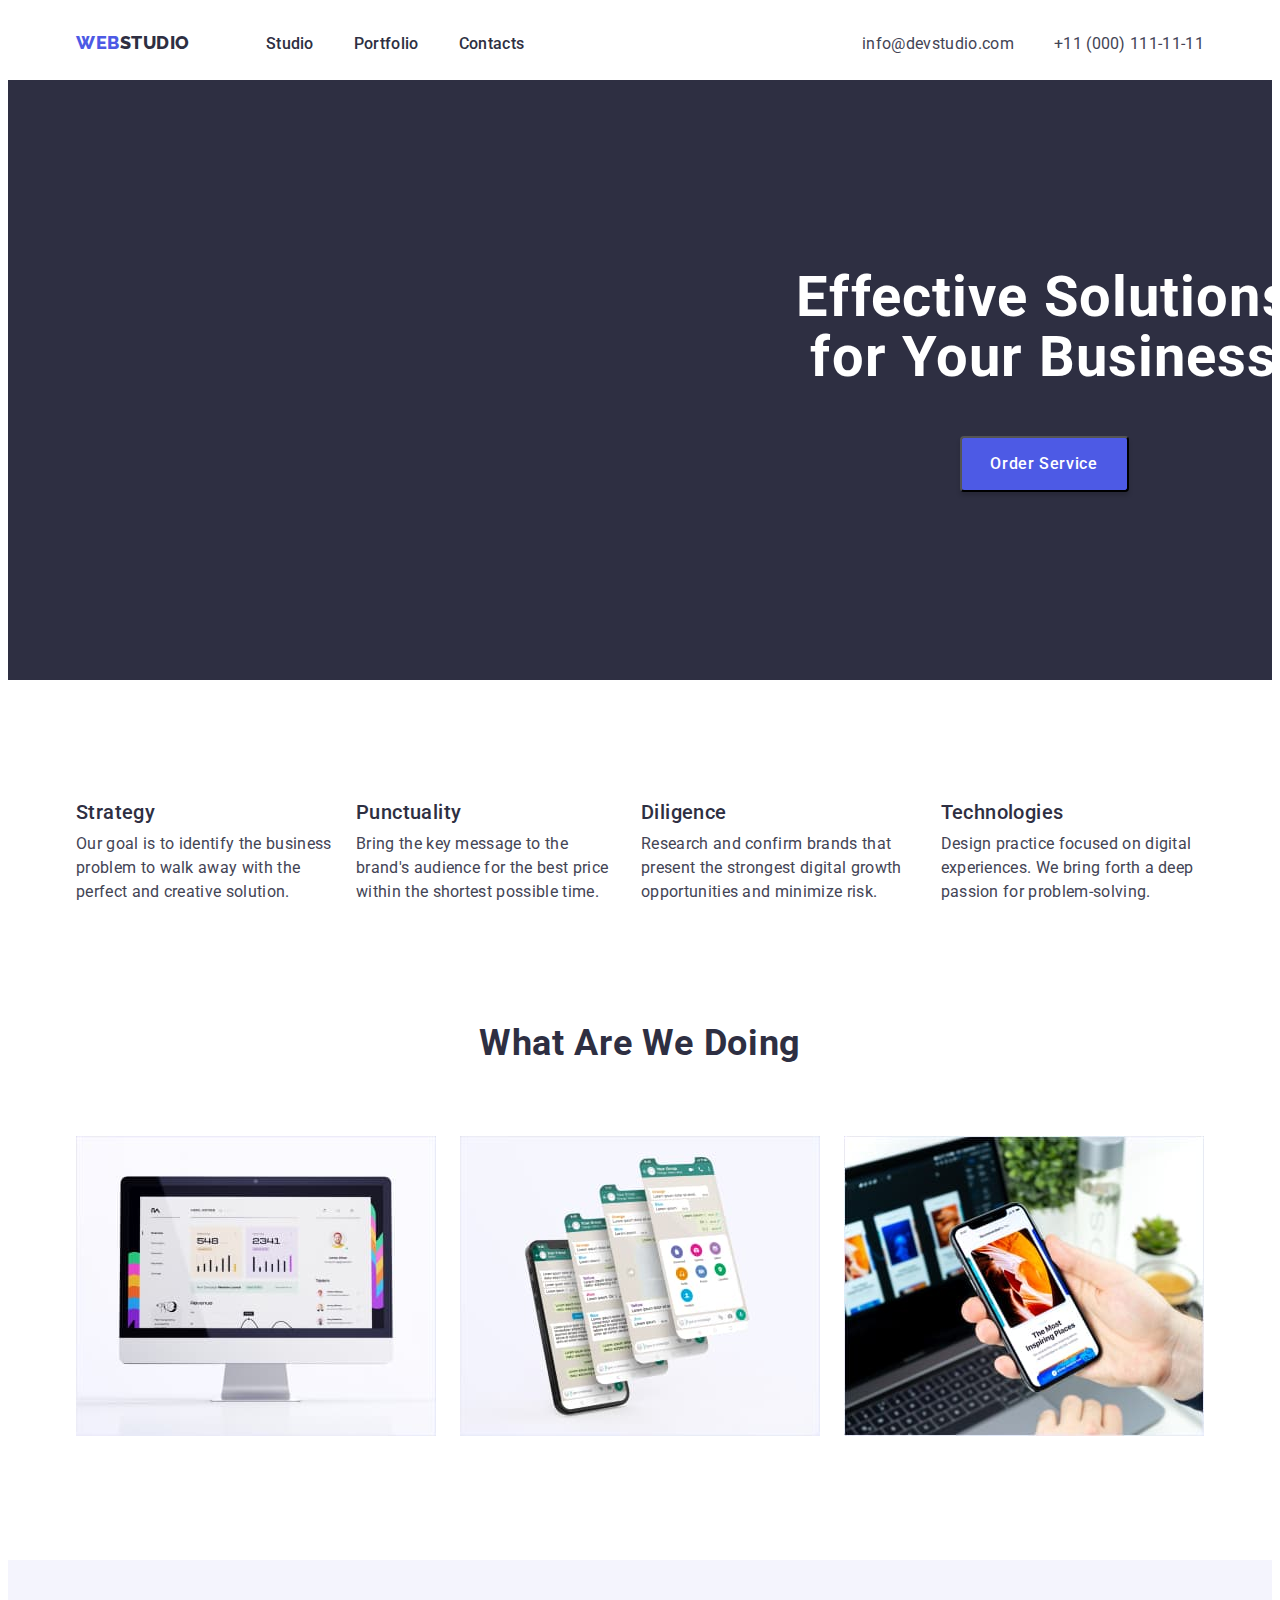
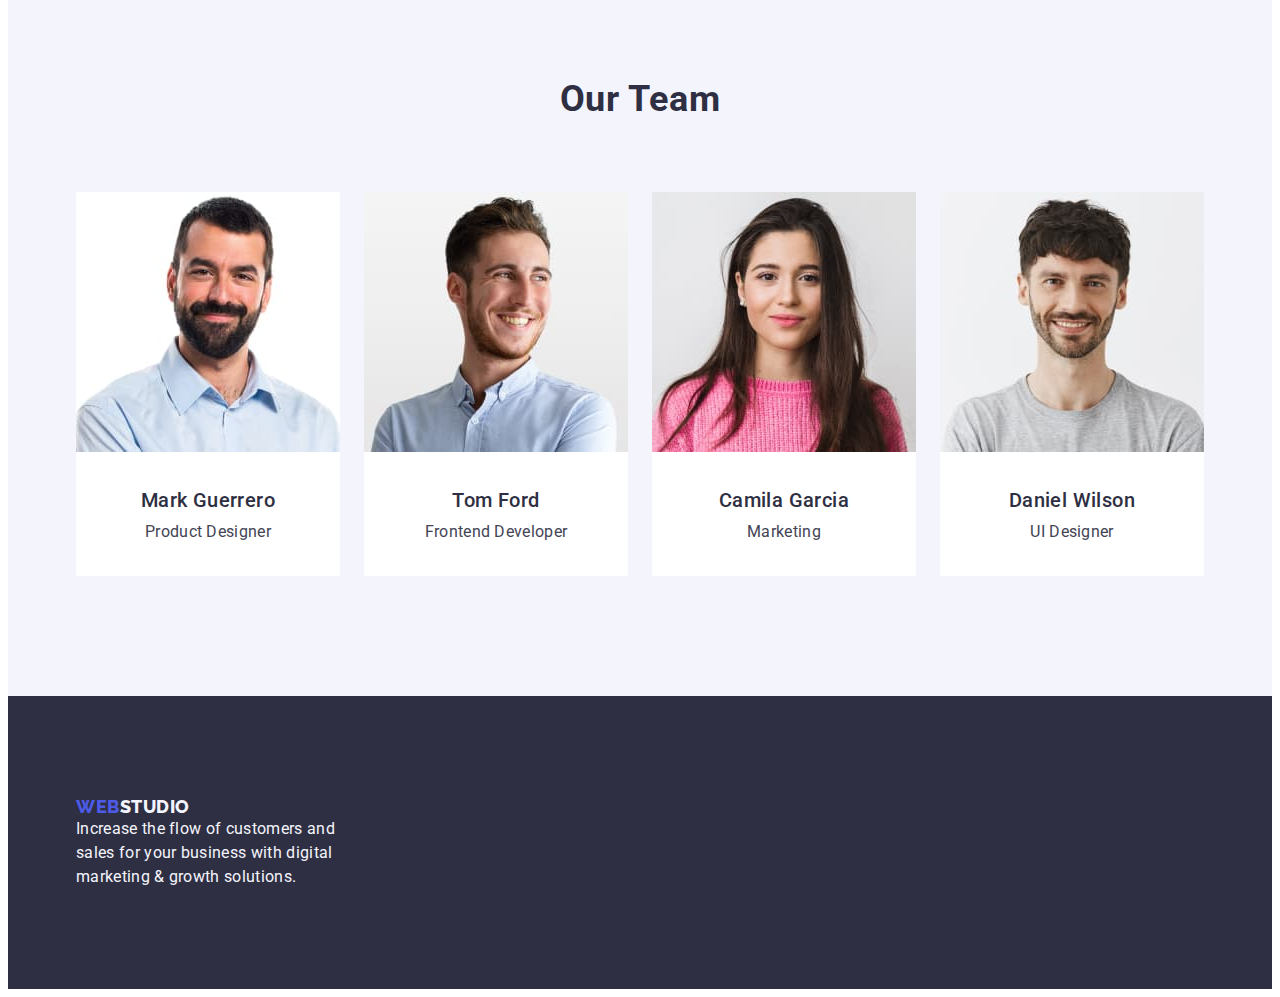
<file: index.html>
<!DOCTYPE html>
<html lang="en">
  <head>
    <meta charset="UTF-8" />
    <meta http-equiv="X-UA-Compatible" content="IE=edge" />
    <meta name="viewport" content="width=device-width, initial-scale=1.0" />
    <title>Document</title>
    <link rel="preconnect" href="https://fonts.googleapis.com" />
    <link rel="preconnect" href="https://fonts.gstatic.com" crossorigin />
    <link
      href="https://fonts.googleapis.com/css2?family=Raleway:wght@800&family=Roboto:wght@400;500;700&display=swap"
      rel="stylesheet"
    />
    <link
      rel="stylesheet"
      href="https://cdnjs.cloudflare.com/ajax/libs/modern-normalize/2.0.0/modern-normalize.min.css"
      integrity="sha512-4xo8blKMVCiXpTaLzQSLSw3KFOVPWhm/TRtuPVc4WG6kUgjH6J03IBuG7JZPkcWMxJ5huwaBpOpnwYElP/m6wg=="
      crossorigin="anonymous"
      referrerpolicy="no-referrer"
    />
    <link rel="stylesheet" href="./css/styles.css" />
  </head>
  <body>
    <header class="header container">
      <nav class="header-menu">
        <a class="header-logo link logo" href="./index.html"
          >Web<span class="header-logo-span">Studio</span></a
        >
        <ul class="header-menu-list list">
          <li class="header-menu-item">
            <a class="header-menu-link link" href="./index.html">Studio</a>
          </li>
          <li class="header-menu-item">
            <a class="header-menu-link link" href="./portfolio.html"
              >Portfolio</a
            >
          </li>
          <li class="header-menu-item">
            <a class="header-menu-link link" href="">Contacts</a>
          </li>
        </ul>
      </nav>
      <div class="container-address">
        <address class="contacts">
          <ul class="contacts-list list">
            <li class="contacts-item">
              <a class="contacts-link link" href="mailto:info@devstudio.com"
                >info@devstudio.com</a
              >
            </li>
            <li class="contacts-item">
              <a class="contacts-link link" href="tel:+110001111111"
                >+11 (000) 111-11-11</a
              >
            </li>
          </ul>
        </address>
      </div>
    </header>

    <main>
      <section class="hero">
        <div class="container hero-container">
          <h1 class="hero-title">Effective Solutions for Your Business</h1>
          <div class="btn-container">
            <button class="hero-btn button" type="button">Order Service</button>
          </div>
        </div>
      </section>

      <section class="benefits container">
        <h2 class="benefits-title" hidden>Benefits</h2>
        <ul class="benefits-list list">
          <div class="benefits-container">
            <li class="benefits-item">
              <h3 class="benefits-subtitle">Strategy</h3>
              <p class="benefits-text">
                Our goal is to identify the business problem to walk away with
                the perfect and creative solution.
              </p>
            </li>
            <li class="benefits-item">
              <h3 class="benefits-subtitle">Punctuality</h3>
              <p class="benefits-text">
                Bring the key message to the brand's audience for the best price
                within the shortest possible time.
              </p>
            </li>
            <li class="benefits-item">
              <h3 class="benefits-subtitle">Diligence</h3>
              <p class="benefits-text">
                Research and confirm brands that present the strongest digital
                growth opportunities and minimize risk.
              </p>
            </li>
            <li class="benefits-item">
              <h3 class="benefits-subtitle">Technologies</h3>
              <p class="benefits-text">
                Design practice focused on digital experiences. We bring forth a
                deep passion for problem-solving.
              </p>
            </li>
          </div>
        </ul>
      </section>

      <section class="products container">
        <h2 class="products-title">What are we doing</h2>
        <ul class="products-list list">
          <div class="products-container">
            <li class="products-item">
              <img
                class="products-img"
                src="./images/img-1.jpg"
                alt="monitor"
                width="360"
                height="300"
              />
            </li>
            <li class="products-item">
              <img
                class="products-img"
                src="./images/img-2.jpg"
                alt="phone screens with messenger"
                width="360"
                height="300"
              />
            </li>
            <li class="products-item">
              <img
                class="products-img"
                src="./images/img-3.jpg"
                alt="phone in hand"
                width="360"
                height="300"
              />
            </li>
          </div>
        </ul>
      </section>

      <section class="team">
        <div class="container">
          <h2 class="team-title">Our Team</h2>
          <ul class="team-list list">
            <div class="team-container">
              <li class="team-item">
                <img
                  class="team-img"
                  src="./images/photo-1.jpg"
                  alt="Mark Guerrero"
                  width="264"
                  height="260"
                />
                <h3 class="team-subtitle">Mark Guerrero</h3>
                <p class="team-text">Product Designer</p>
              </li>
              <li class="team-item">
                <img
                  class="team-img"
                  src="./images/photo-2.jpg"
                  alt="Tom Ford"
                  width="264"
                  height="260"
                />
                <h3 class="team-subtitle">Tom Ford</h3>
                <p class="team-text">Frontend Developer</p>
              </li>
              <li class="team-item">
                <img
                  class="team-img"
                  src="./images/photo-3.jpg"
                  alt="Camila Garcia"
                  width="264"
                  height="260"
                />
                <h3 class="team-subtitle">Camila Garcia</h3>
                <p class="team-text">Marketing</p>
              </li>
              <li class="team-item">
                <img
                  class="team-img"
                  src="./images/photo-4.jpg"
                  alt="Daniel Wilson"
                  width="264"
                  height="260"
                />
                <h3 class="team-subtitle">Daniel Wilson</h3>
                <p class="team-text">UI Designer</p>
              </li>
            </div>
          </ul>
        </div>
      </section>
    </main>

    <footer class="footer">
      <div class="footer-container container">
        <a class="footer-logo link logo" href="./index.html"
          >Web<span class="footer-logo-span">Studio</span></a
        >
        <p class="footer-text">
          Increase the flow of customers and sales for your business with
          digital marketing & growth solutions.
        </p>
      </div>
    </footer>
  </body>
</html>
</file>
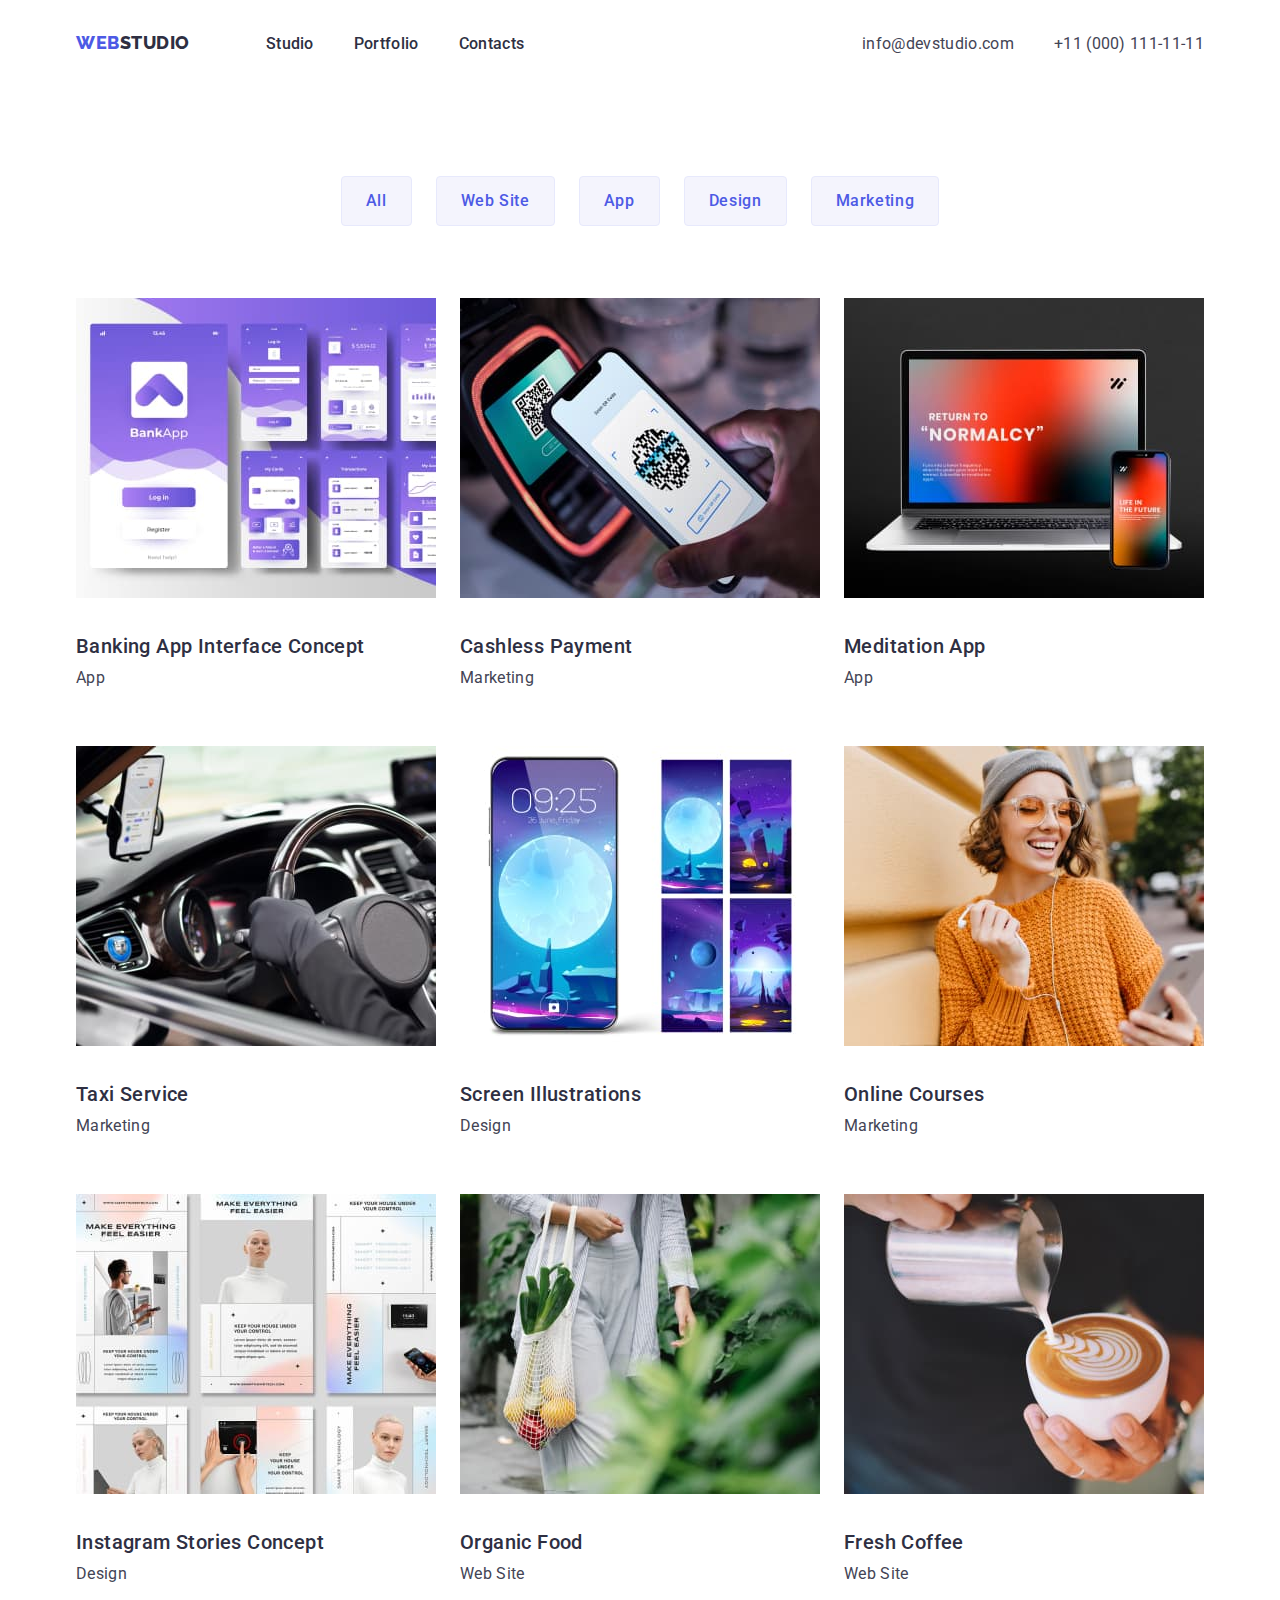
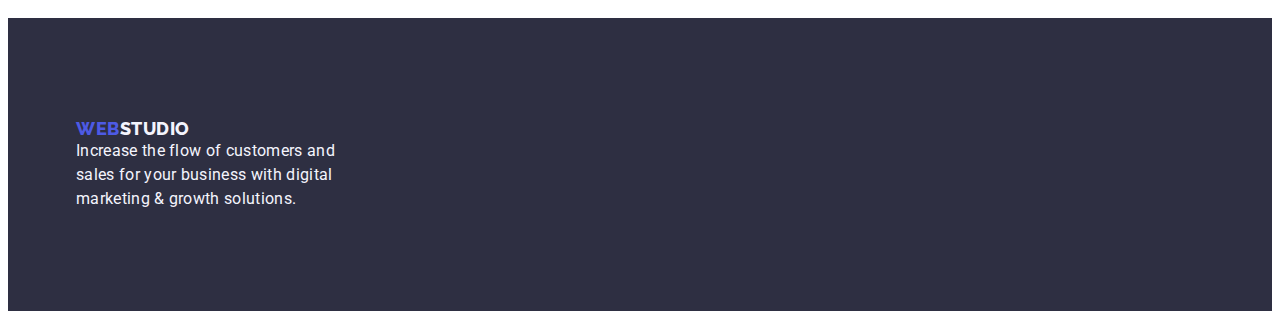
<file: portfolio.html>
<!DOCTYPE html>
<html lang="en">
  <head>
    <meta charset="UTF-8" />
    <meta http-equiv="X-UA-Compatible" content="IE=edge" />
    <meta name="viewport" content="width=device-width, initial-scale=1.0" />
    <title>Document</title>
    <link rel="preconnect" href="https://fonts.googleapis.com" />
    <link rel="preconnect" href="https://fonts.gstatic.com" crossorigin />
    <link
      href="https://fonts.googleapis.com/css2?family=Raleway:wght@800&family=Roboto:wght@400;500;700&display=swap"
      rel="stylesheet"
    />
    <link
      rel="stylesheet"
      href="https://cdnjs.cloudflare.com/ajax/libs/modern-normalize/2.0.0/modern-normalize.min.css"
      integrity="sha512-4xo8blKMVCiXpTaLzQSLSw3KFOVPWhm/TRtuPVc4WG6kUgjH6J03IBuG7JZPkcWMxJ5huwaBpOpnwYElP/m6wg=="
      crossorigin="anonymous"
      referrerpolicy="no-referrer"
    />
    <link rel="stylesheet" href="./css/styles.css" />
  </head>
  <body>
    <header class="header container">
      <nav class="header-menu">
        <a class="header-logo link logo" href="./index.html"
          >Web<span class="header-logo-span">Studio</span></a
        >
        <ul class="header-menu-list list">
          <li class="header-menu-item">
            <a class="header-menu-link link" href="./index.html">Studio</a>
          </li>
          <li class="header-menu-item">
            <a class="header-menu-link link" href="./portfolio.html"
              >Portfolio</a
            >
          </li>
          <li class="header-menu-item">
            <a class="header-menu-link link" href="">Contacts</a>
          </li>
        </ul>
      </nav>
      <div class="container-address">
        <address class="contacts">
          <ul class="contacts-list list">
            <li class="contacts-item">
              <a class="contacts-link link" href="mailto:info@devstudio.com"
                >info@devstudio.com</a
              >
            </li>
            <li class="contacts-item">
              <a class="contacts-link link" href="tel:+110001111111"
                >+11 (000) 111-11-11</a
              >
            </li>
          </ul>
        </address>
      </div>
    </header>

    <main>
      <section class="portfolio">
        <h1 class="portfolio-menu-title" hidden>Portfolio</h1>
        <ul class="portfolio-menu-list list">
          <div class="container prtf-menu-container">
            <li class="portfolio-menu-item">
              <button class="portfolio-menu-btn button" type="button">
                All
              </button>
            </li>
            <li class="portfolio-menu-item">
              <button class="portfolio-menu-btn button" type="button">
                Web Site
              </button>
            </li>
            <li class="portfolio-menu-item">
              <button class="portfolio-menu-btn button" type="button">
                App
              </button>
            </li>
            <li class="portfolio-menu-item">
              <button class="portfolio-menu-btn button" type="button">
                Design
              </button>
            </li>
            <li class="portfolio-menu-item">
              <button class="portfolio-menu-btn button" type="button">
                Marketing
              </button>
            </li>
          </div>
        </ul>
        <ul class="portfolio-products-list list">
          <div class="prtf-product-container container">
            <li class="portfolio-products-item">
              <a class="portfolio-products-link link" href=""
                ><img
                  class="porrtfolio-img"
                  src="./images/img-portfolio-1.jpg"
                  alt="Banking app"
                  width="360"
                />
                <h2 class="portfolio-subtitle">
                  Banking App Interface Concept
                </h2>
                <p class="portfolio-text">App</p>
              </a>
            </li>
            <li class="portfolio-products-item">
              <a class="portfolio-products-link link" href=""
                ><img
                  class="porrtfolio-img"
                  src="./images/img-portfolio-2.jpg"
                  alt="NFC Payment"
                  width="360"
                />
                <h2 class="portfolio-subtitle">Cashless Payment</h2>
                <p class="portfolio-text">Marketing</p>
              </a>
            </li>
            <li class="portfolio-products-item">
              <a class="portfolio-products-link link" href=""
                ><img
                  class="porrtfolio-img"
                  src="./images/img-portfolio-3.jpg"
                  alt="Laptop and smartphone"
                  width="360"
                />
                <h2 class="portfolio-subtitle">Meditation App</h2>
                <p class="portfolio-text">App</p>
              </a>
            </li>
            <li class="portfolio-products-item">
              <a class="portfolio-products-link link" href=""
                ><img
                  class="porrtfolio-img"
                  src="./images/img-portfolio-4.jpg"
                  alt="Taxi driver"
                  width="360"
                />
                <h2 class="portfolio-subtitle">Taxi Service</h2>
                <p class="portfolio-text">Marketing</p>
              </a>
            </li>
            <li class="portfolio-products-item">
              <a class="portfolio-products-link link" href=""
                ><img
                  class="porrtfolio-img"
                  src="./images/img-portfolio-5.jpg"
                  alt="Phone wallpapers"
                  width="360"
                />
                <h2 class="portfolio-subtitle">Screen Illustrations</h2>
                <p class="portfolio-text">Design</p>
              </a>
            </li>
            <li class="portfolio-products-item">
              <a class="portfolio-products-link link" href=""
                ><img
                  class="porrtfolio-img"
                  src="./images/img-portfolio-6.jpg"
                  alt="Girl with phone"
                  width="360"
                />
                <h2 class="portfolio-subtitle">Online Courses</h2>
                <p class="portfolio-text">Marketing</p>
              </a>
            </li>
            <li class="portfolio-products-item">
              <a class="portfolio-products-link link" href=""
                ><img
                  class="porrtfolio-img"
                  src="./images/img-portfolio-7.jpg"
                  alt="Screenshots with stories"
                  width="360"
                />
                <h2 class="portfolio-subtitle">Instagram Stories Concept</h2>
                <p class="portfolio-text">Design</p>
              </a>
            </li>
            <li class="portfolio-products-item">
              <a class="portfolio-products-link link" href=""
                ><img
                  class="porrtfolio-img"
                  src="./images/img-portfolio-8.jpg"
                  alt="Organic food in bag"
                  width="360"
                />
                <h2 class="portfolio-subtitle">Organic Food</h2>
                <p class="portfolio-text">Web Site</p>
              </a>
            </li>
            <li class="portfolio-products-item">
              <a class="portfolio-products-link link" href=""
                ><img
                  class="porrtfolio-img"
                  src="./images/img-portfolio-9.jpg"
                  alt="Coffee"
                  width="360"
                />
                <h2 class="portfolio-subtitle">Fresh Coffee</h2>
                <p class="portfolio-text">Web Site</p>
              </a>
            </li>
          </div>
        </ul>
      </section>
    </main>

    <footer class="footer">
      <div class="footer-container container">
        <a class="footer-logo link logo" href="./index.html"
          >Web<span class="footer-logo-span">Studio</span></a
        >
        <p class="footer-text">
          Increase the flow of customers and sales for your business with
          digital marketing & growth solutions.
        </p>
      </div>
    </footer>
  </body>
</html>
</file>
<file: css/styles.css>
:root {
  --header-color: #2e2f42;
  --footer-background: #2e2f42;
  --body-background: #ffffff;
  --logo-color: #4d5ae5;
  --header-span-logo-color: #2e2f42;
  --footer-logo-color: #4d5ae5;
  --background-btn-portfolio: #f4f4fd;
  --main-text: #434455;
}

body {
  font-family: "Roboto", sans-serif;
  color: #434455;
  background-color: var(--body-background);
}

p,
h1,
h2,
h3,
h4,
h5,
h6 {
  margin-top: 0;
  margin-bottom: 0;
}

ul {
  margin-top: 0;
  margin-bottom: 0;
  padding-left: 0;
}

.link {
  text-decoration: none;
}

.button {
  text-decoration: none;
}

.list {
  list-style: none;
}

.container {
  width: 100%;
  max-width: 1128px;
  margin: 0 auto;
}

/*!-------------------HEADER--------------------*/

.header {
  display: flex;
  padding-top: 24px;
  padding-bottom: 24px;
}
.header-menu {
  display: flex;
}
.header-logo {
  font-family: "Raleway", sans-serif;
  font-style: normal;
  font-weight: 800;
  font-size: 18px;
  line-height: 1.17;
  letter-spacing: 0.03em;
  text-transform: uppercase;
  color: var(--logo-color);
  cursor: pointer;
  margin-right: 76px;
}
.header-logo-span {
  font-family: "Raleway", sans-serif;
  font-style: normal;
  font-weight: 800;
  font-size: 18px;
  line-height: 1.17;
  letter-spacing: 0.03em;
  text-transform: uppercase;
  color: var(--header-span-logo-color);
}
.header-menu-list {
  display: flex;
  gap: 40px;
}
.header-menu-item {
}

.header-menu-link {
  font-weight: 500;
  font-size: 16px;
  line-height: 1.5;
  letter-spacing: 0.02em;
  color: #2e2f42;
}
.header-menu-link:hover,
.header-menu-link:focus {
  font-weight: 500;
  font-size: 16px;
  line-height: 1.5;
  letter-spacing: 0.02em;
  color: #404bbf;
}
.contacts {
  font-style: normal;
}
.contacts-list {
  display: flex;
  gap: 40px;
}
.contacts-item {
}
.contacts-link {
  font-weight: 400;
  font-size: 16px;
  line-height: 1.5;
  letter-spacing: 0.02em;
  color: #434455;
}
.contacts-link:hover,
.contacts-link:focus {
  font-weight: 400;
  font-size: 16px;
  line-height: 1.5;
  letter-spacing: 0.02em;
  color: #404bbf;
}

.container-address {
  display: flex;
  flex-grow: 1;
  justify-content: end;
}

/*!-------------------HERO--------------------*/

.hero {
  background: #2e2f42;
}

.hero-container {
  display: flex;
  flex-direction: column;
  align-items: center;
  padding: 188px 472px 188px 472px;
}
.hero-title {
  width: 496px;
  height: 120px;
  font-weight: 700;
  font-size: 56px;
  line-height: 1.07;
  letter-spacing: 0.02em;
  color: #ffffff;
  text-align: center;
  margin-bottom: 48px;
}
.hero-btn {
  min-width: 169px;
  height: 56px;
  font-family: inherit;
  font-style: normal;
  font-weight: 500;
  font-size: 16px;
  line-height: 1.5;
  letter-spacing: 0.04em;
  box-shadow: 0px 4px 4px rgba(0, 0, 0, 0.15);
  border-radius: 4px;
  color: #ffffff;
  background: #4d5ae5;
  cursor: pointer;
}
.btn-container {
}
.hero .hero-btn:hover,
.hero .hero-btn:focus {
  font-family: inherit;
  font-style: normal;
  font-weight: 500;
  font-size: 16px;
  letter-spacing: 0.04em;
  color: #ffffff;
  background: #404bbf;
}

/*!-------------------BENEFITS--------------------*/
.benefits {
}
.benefits-container {
}
.benefits-container {
  display: flex;
  gap: 24px;

  padding: 120px 0;
}
.benefits-title {
}
.benefits-list {
}
.benefits-item {
  width: calc((100% - 72) / 4);
}
.benefits-subtitle {
  font-weight: 500;
  font-size: 20px;
  line-height: 1.2;
  letter-spacing: 0.02em;
  color: var(--header-color);
  margin-bottom: 8px;
}
.benefits-text {
  font-size: 16px;
  line-height: 1.5;
  letter-spacing: 0.02em;
  color: var(--main-text);
}

/*!-------------------PRODUCTS--------------------*/

.products {
  padding-bottom: 120px;
}
.products-title {
  font-weight: 700;
  font-size: 36px;
  line-height: 1.11;
  letter-spacing: 0.02em;
  text-transform: capitalize;
  color: var(--header-color);
  text-align: center;
  margin-bottom: 72px;
}

.products-container {
  display: flex;
  gap: 24px;
  width: calc((100% - 24 * 2px) / 3);
}
.products-list {
}
.products-item {
}
.products-img {
}

/*!-------------------TEAM--------------------*/

.team {
  background: #f4f4fd;
  padding-top: 120px;
}
.team-title {
  font-weight: 700;
  font-size: 36px;
  line-height: 1.11;
  letter-spacing: 0.02em;
  text-transform: capitalize;
  color: var(--header-color);
  text-align: center;
  margin-bottom: 72px;
}
.team-list {
}
.team-container {
  display: flex;
  gap: 24px;
  width: calc((100% - 24 * 3px) / 4);
  padding-bottom: 120px;
  text-align: center;
}
.team-item {
  background-color: #ffffff;
}
.team-img {
  margin-bottom: 32px;
}
.team-subtitle {
  font-weight: 500;
  font-size: 20px;
  line-height: 1.2;
  letter-spacing: 0.02em;
  color: #2e2f42;
  margin-bottom: 8px;
}
.team-text {
  font-size: 16px;
  line-height: 1.5;
  letter-spacing: 0.02em;
  padding-bottom: 32px;
}

/*!-------------------FOOTER--------------------*/

.footer {
  background: var(--footer-background);
}

.footer-container {
  padding-top: 100px;
  padding-bottom: 100px;
}
.footer-text {
  max-width: 264px;
  font-size: 16px;
  line-height: 1.5;
  letter-spacing: 0.02em;
  color: #f4f4fd;
}

.footer-logo {
  font-family: "Raleway", sans-serif;
  font-style: normal;
  font-weight: 800;
  font-size: 18px;
  line-height: 1.17;
  letter-spacing: 0.03em;
  text-transform: uppercase;
  color: var(--footer-logo-color);
  margin-bottom: 16px;
}

.footer-logo-span {
  font-weight: 800;
  font-size: 18px;
  line-height: 1.17;
  letter-spacing: 0.03em;
  text-transform: uppercase;
  color: #f4f4fd;
}

/*!--------------------PORTFOLIO-MENU---------------*/

.portfolio {
  padding-top: 96px;
}
.prtf-menu-container {
  display: flex;
  gap: 24px;
  justify-content: center;
  padding-bottom: 72px;
}

.portfolio-menu-title {
}
.portfolio-menu-list {
}
.portfolio-menu-item {
}
.portfolio-menu-btn {
  font-family: inherit;
  font-style: normal;
  font-weight: 500;
  font-size: 16px;
  line-height: 1.5;
  text-align: center;
  letter-spacing: 0.04em;
  color: #4d5ae5;
  cursor: pointer;
  border: 1px solid #e7e9fc;
  background-color: var(--background-btn-portfolio);
  padding: 12px 24px;
  border-radius: 4px;
}

.portfolio-menu-item .portfolio-menu-btn:hover,
.portfolio-menu-item .portfolio-menu-btn:focus {
  font-family: inherit;
  font-style: normal;
  font-weight: 500;
  font-size: 16px;
  line-height: 1.5;
  text-align: center;
  letter-spacing: 0.04em;
  color: #ffffff;
  background: #404bbf;
}

/*!--------------------PORTFOLIO-PRODUCTS--------------*/
.prtf-product-container {
  display: flex;
  flex-wrap: wrap;
  gap: 24px;
}
.portfolio-products-list {
}
.portfolio-products-item {
  width: calc((100% - 48px) / 3);
  padding-bottom: 32px;
}
.porrtfolio-img {
  margin-bottom: 32px;
}
.portfolio-subtitle {
  font-weight: 500;
  font-size: 20px;
  line-height: 1.2;
  letter-spacing: 0.02em;
  color: var(--header-color);
  margin-bottom: 8px;
}
.portfolio-text {
  font-size: 16px;
  line-height: 1.5;
  letter-spacing: 0.02em;
  color: var(--main-text);
}
</file>
